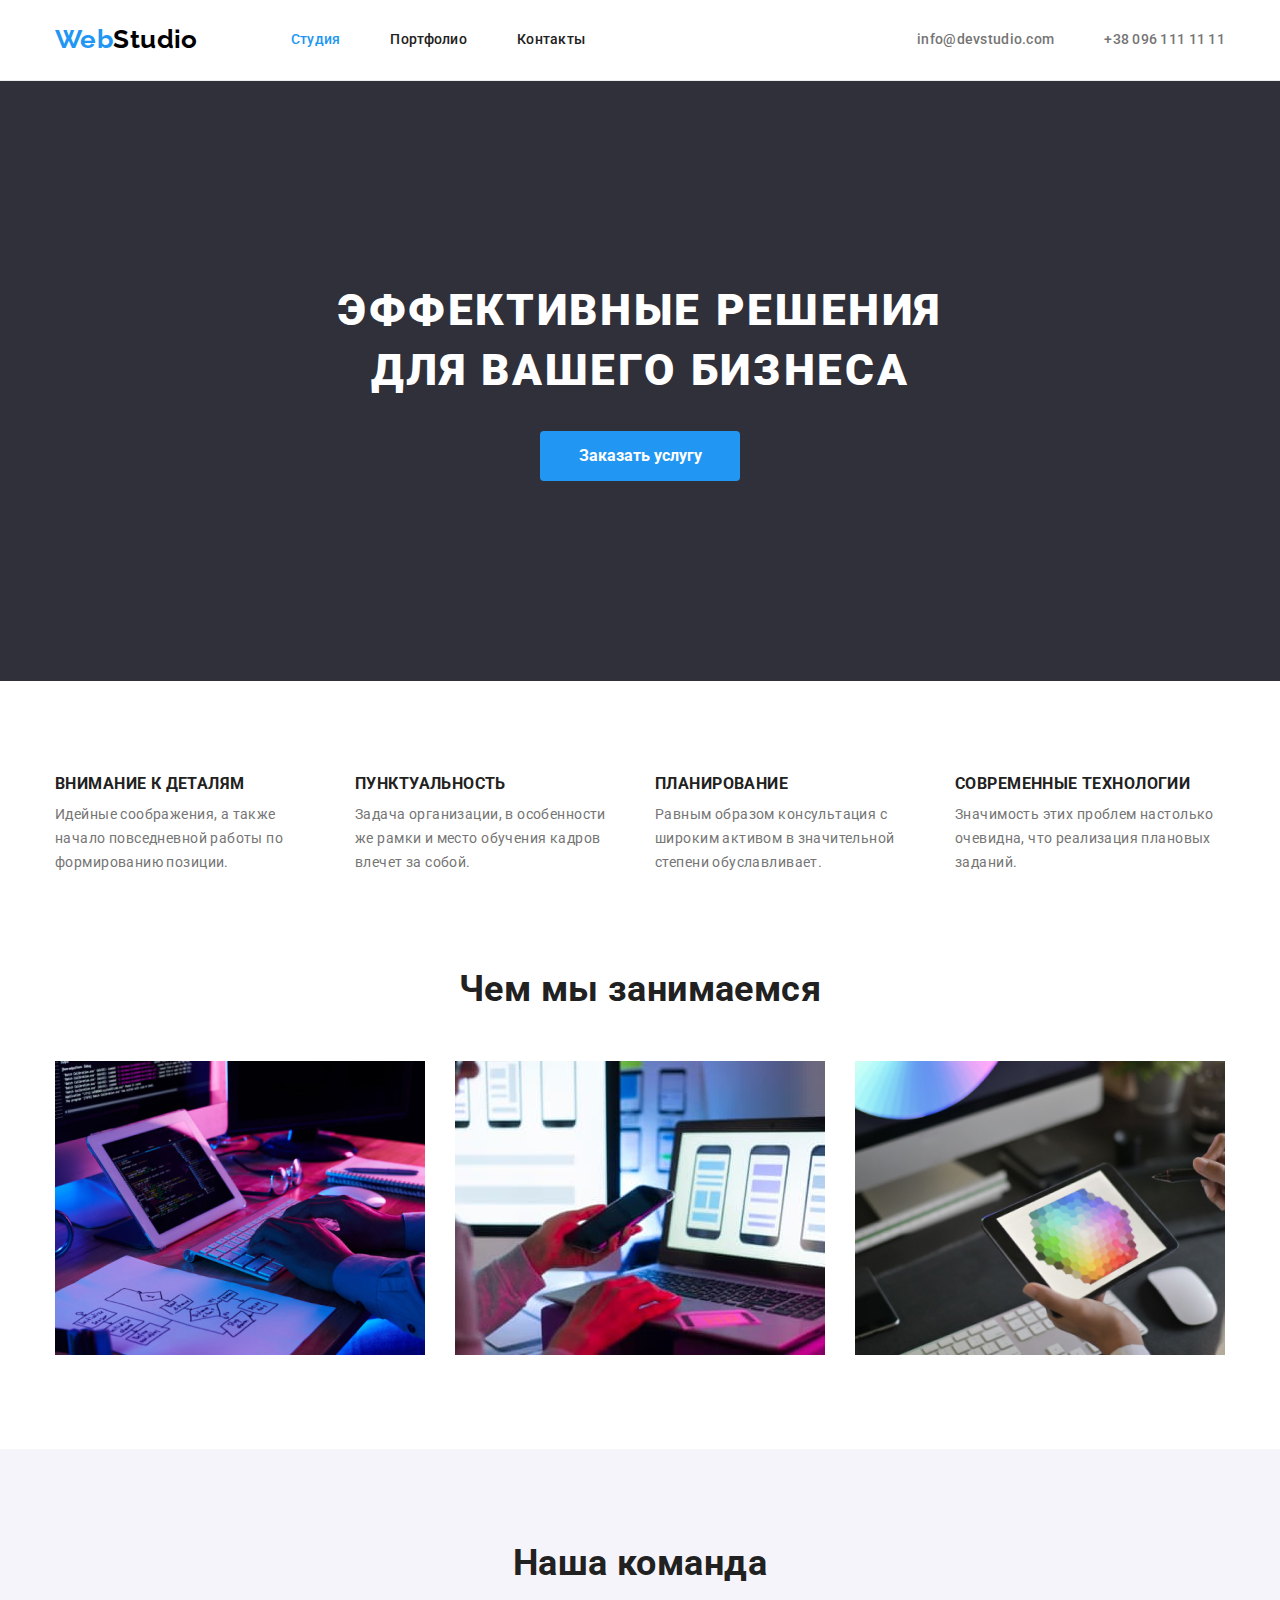
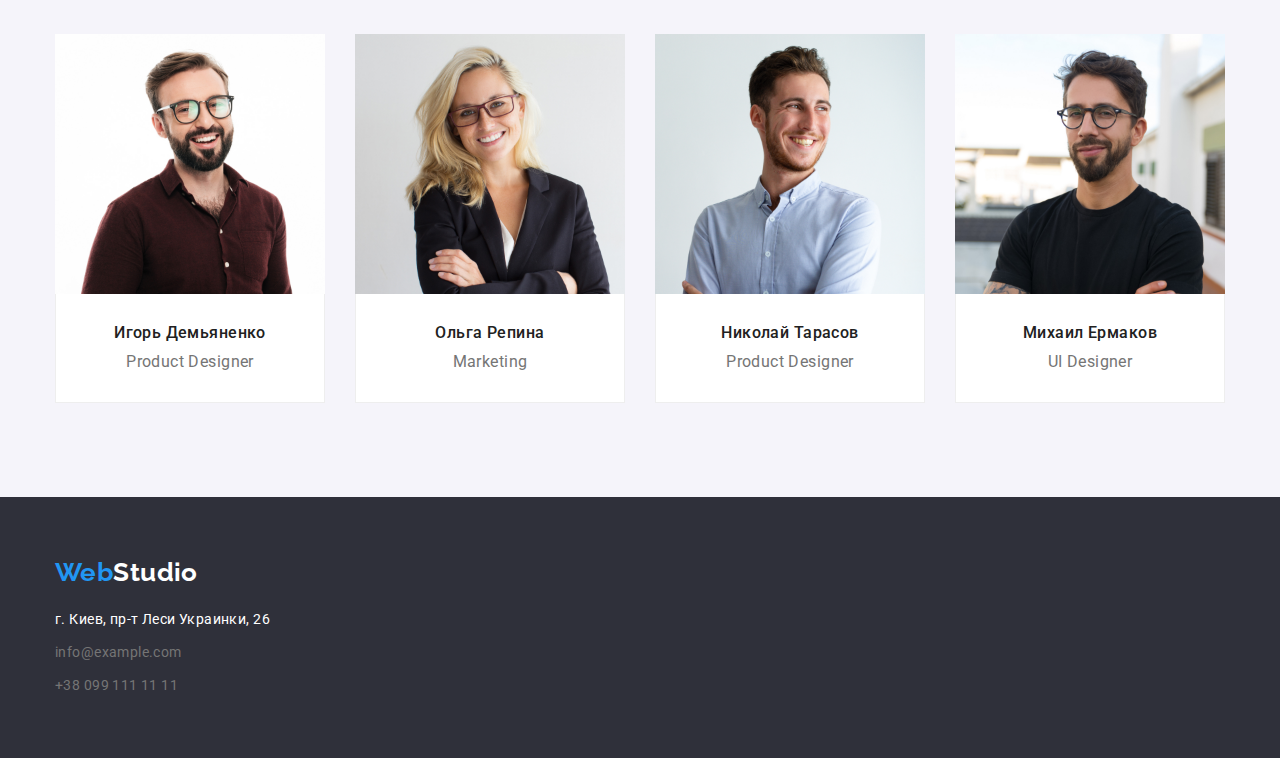
<file: index.html>
<!DOCTYPE html>
<html lang="ru">
  <head>
    <meta charset="UTF-8" />
    <meta http-equiv="X-UA-Compatible" content="IE=edge" />
    <meta name="viewport" content="width=device-width, initial-scale=1.0" />
    <title>Document</title>
    <link rel="preconnect" href="https://fonts.gstatic.com" />
    <link
      href="https://fonts.googleapis.com/css2?family=Raleway:wght@700&family=Roboto:wght@400;500;700;900&display=swap"
      rel="stylesheet"
    />
    <link
      rel="stylesheet"
      href="https://cdnjs.cloudflare.com/ajax/libs/modern-normalize/0.6.0/modern-normalize.min.css"
    />
    <link rel="stylesheet" href="./css/styles.css" />
  </head>
  <body>
    <!--Шапка сайта-->
    <header>
      <div class="container nav">
        <a href="./index.html" class="logo first"><span class="logo-accent">Web</span>Studio</a>
        <nav>
          <ul class="site-nav">
            <li class="item"><a href="" class="nav-item active">Студия</a></li>
            <li class="item"><a href="./portfolio.html" class="nav-item">Портфолио</a></li>
            <li class="item"><a href="" class="nav-item">Контакты</a></li>
          </ul>
        </nav>
        <ul class="main-header-contacts">
          <li class="item">
            <a href="mailto:info@devstudio.com" class="header-contacts">info@devstudio.com</a>
          </li>
          <li class="item">
            <a href="tel:+380961111111" class="header-contacts">+38 096 111 11 11</a>
          </li>
        </ul>
      </div>
    </header>
    <main>
      <!--Герой-->
      <section class="hero">
        <div class="container">
          <div class="hero-content">
            <h1 class="hero-title">Эффективные решения для вашего бизнеса</h1>
            <button type="button" class="button">Заказать услугу</button>
          </div>
        </div>
      </section>
      <!--Преимущества-->
      <section class="section">
        <div class="container">
          <h2 class="hidden-header">Преимущества</h2>
          <ul class="flex-item">
            <li class="benefit">
              <h3 class="title">Внимание к деталям</h3>
              <p>
                Идейные соображения, а также начало повседневной работы по формированию позиции.
              </p>
            </li>
            <li class="benefit">
              <h3 class="title">Пунктуальность</h3>
              <p>
                Задача организации, в особенности же рамки и место обучения кадров влечет за собой.
              </p>
            </li>
            <li class="benefit">
              <h3 class="title">Планирование</h3>
              <p>
                Равным образом консультация с широким активом в значительной степени обуславливает.
              </p>
            </li>
            <li class="benefit">
              <h3 class="title">Современные технологии</h3>
              <p>Значимость этих проблем настолько очевидна, что реализация плановых заданий.</p>
            </li>
          </ul>
        </div>
      </section>
      <!--Чем мы занимаемся-->
      <section class="section no-padding">
        <div class="container">
          <h2 class="section-header">Чем мы занимаемся</h2>
          <ul class="flex-item">
            <li class="work-sample">
              <img
                src="./images/website_development.jpg"
                alt="Разработка сайта"
                width="370"
                height="294"
              />
            </li>
            <li class="work-sample">
              <img
                src="./images/application_development.jpg"
                alt="Разработка приложений"
                width="370"
                height="294"
              />
            </li>
            <li class="work-sample">
              <img src="./images/design.jpg" alt="Дизайнерские решения" width="370" height="294" />
            </li>
          </ul>
        </div>
      </section>
      <!--Команда-->
      <section class="section team">
        <div class="container">
          <h2 class="section-header">Наша команда</h2>
          <ul class="flex-item">
            <li class="team-box">
              <img
                src="./images/ihor_demianenko.jpg"
                alt="Игорь Демьяненко"
                width="270"
                height="260"
              />
              <div class="team-content">
                <h3 class="team-member">Игорь Демьяненко</h3>
                <p class="position">Product Designer</p>
              </div>
            </li>
            <li class="team-box">
              <img src="./images/olha_repina.jpg" alt="Ольга Репина" width="270" height="260" />
              <div class="team-content">
                <h3 class="team-member">Ольга Репина</h3>
                <p class="position">Marketing</p>
              </div>
            </li>
            <li class="team-box">
              <img
                src="./images/nikolai_tarasov.jpg"
                alt="Николай Тарасов"
                width="270"
                height="260"
              />
              <div class="team-content">
                <h3 class="team-member">Николай Тарасов</h3>
                <p class="position">Product Designer</p>
              </div>
            </li>
            <li class="team-box">
              <img
                src="./images/michail_ermakov.jpg"
                alt="Михаил Ермаков"
                width="270"
                height="260"
              />
              <div class="team-content">
                <h3 class="team-member">Михаил Ермаков</h3>
                <p class="position">UI Designer</p>
              </div>
            </li>
          </ul>
        </div>
      </section>
    </main>
    <!--Футер-->
    <footer class="footer">
      <div class="container">
        <a href="./index.html" class="logo second"><span class="logo-accent">Web</span>Studio</a>
        <address>
          <ul class="footer-nav">
            <li class="address">г. Киев, пр-т Леси Украинки, 26</li>
            <li class="footer-link">
              <a href="mailto:info@example.com" class="footer-contacts">info@example.com</a>
            </li>
            <li class="footer-link">
              <a href="tel:+380991111111" class="footer-contacts">+38 099 111 11 11</a>
            </li>
          </ul>
        </address>
      </div>
    </footer>
  </body>
</html>
</file>
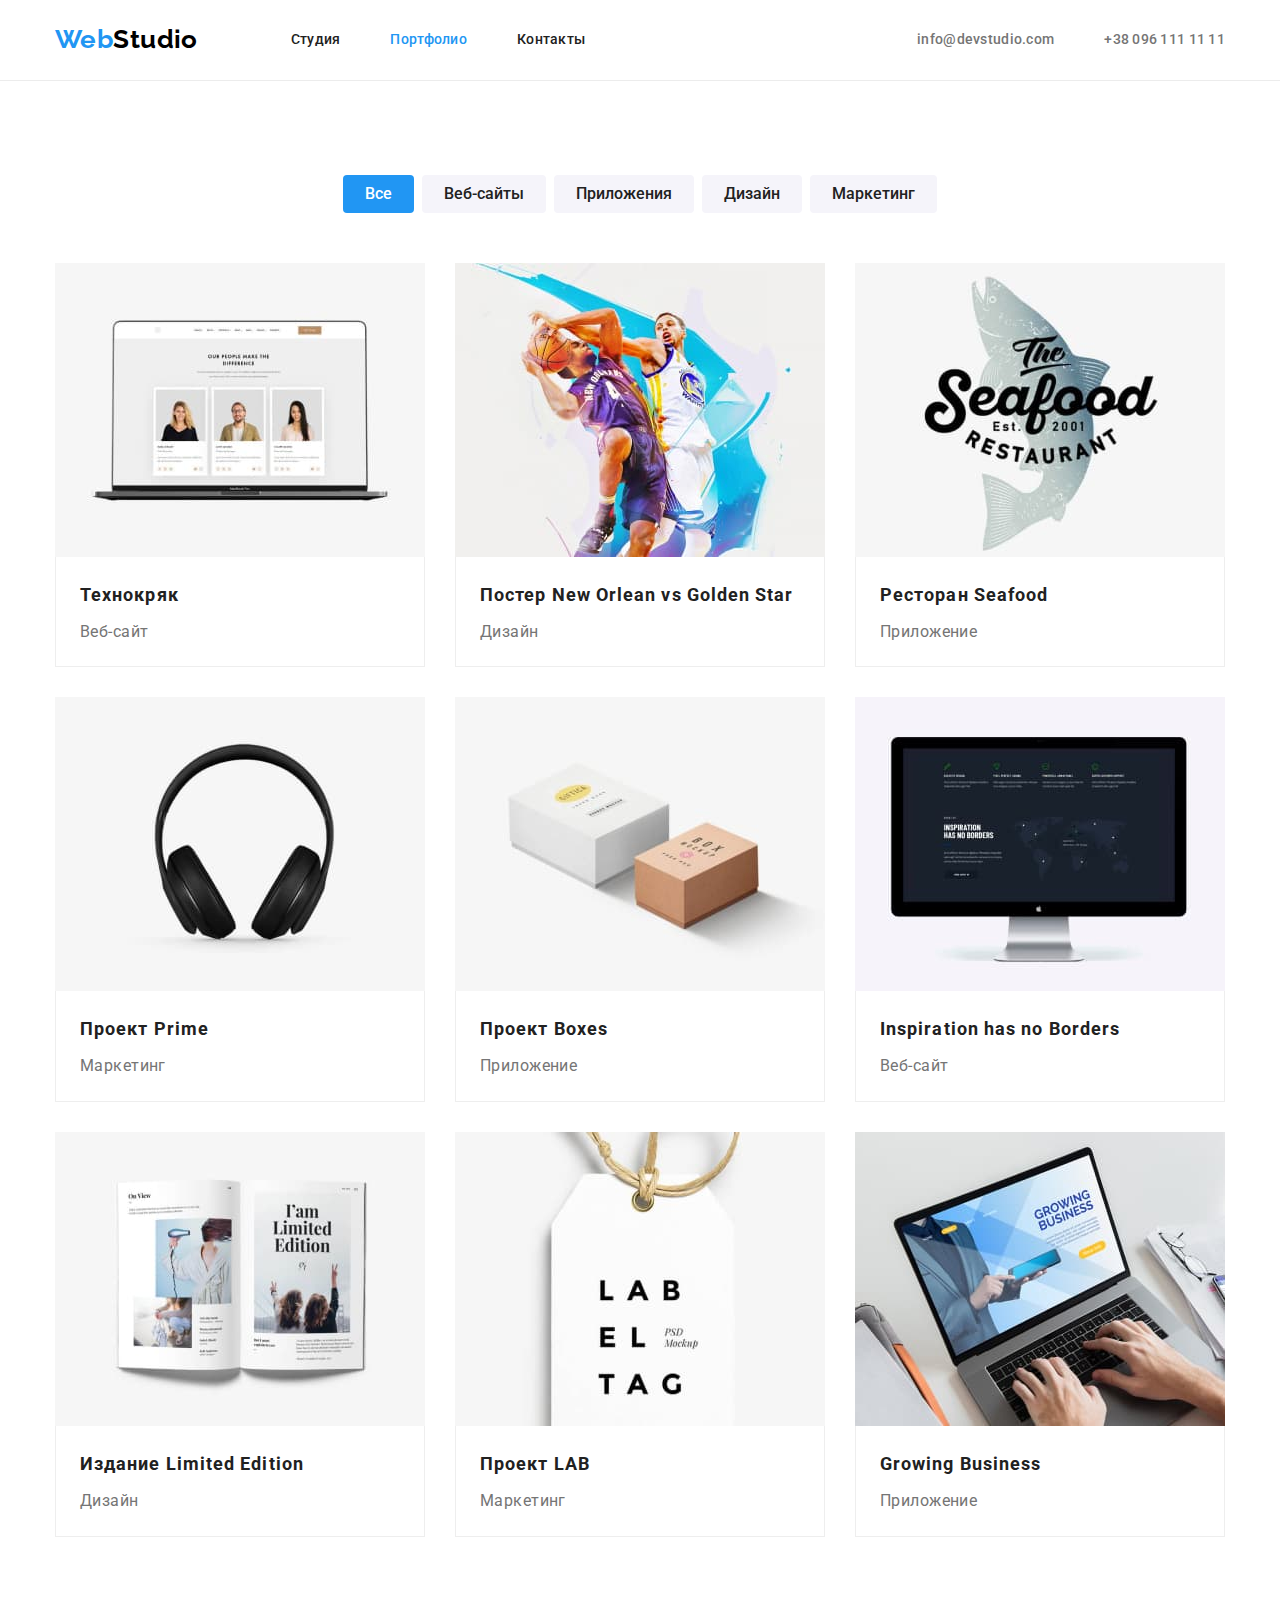
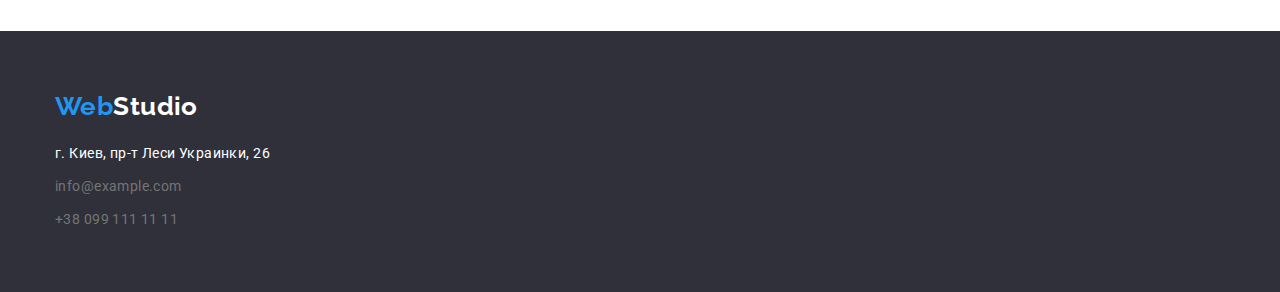
<file: portfolio.html>
<!DOCTYPE html>
<html lang="ru">
  <head>
    <meta charset="UTF-8" />
    <meta http-equiv="X-UA-Compatible" content="IE=edge" />
    <meta name="viewport" content="width=device-width, initial-scale=1.0" />
    <title>Document</title>
    <link
      href="https://fonts.googleapis.com/css2?family=Raleway:wght@700&family=Roboto:wght@400;500;700;900&display=swap"
      rel="stylesheet"
    />
    <link
      rel="stylesheet"
      href="https://cdnjs.cloudflare.com/ajax/libs/modern-normalize/0.6.0/modern-normalize.min.css"
    />
    <link rel="stylesheet" href="./css/styles.css" />
  </head>
  <body>
    <!--Шапка сайта-->
    <header>
      <div class="container nav">
        <a href="./index.html" class="logo first"><span class="logo-accent">Web</span>Studio</a>
        <nav>
          <ul class="site-nav">
            <li class="item"><a href="./index.html" class="nav-item">Студия</a></li>
            <li class="item"><a href="" class="nav-item active">Портфолио</a></li>
            <li class="item"><a href="" class="nav-item">Контакты</a></li>
          </ul>
        </nav>
        <ul class="main-header-contacts">
          <li class="item">
            <a href="mailto:info@devstudio.com" class="header-contacts">info@devstudio.com</a>
          </li>
          <li class="item">
            <a href="tel:+380961111111" class="header-contacts">+38 096 111 11 11</a>
          </li>
        </ul>
      </div>
    </header>
    <main>
      <section class="section">
        <div class="container">
          <!--Фильтр-->
          <ul class="selection">
            <li class="selection-filter"><button type="button" class="filter all">Все</button></li>
            <li class="selection-filter">
              <button type="button" class="filter">Веб-сайты</button>
            </li>
            <li class="selection-filter">
              <button type="button" class="filter">Приложения</button>
            </li>
            <li class="selection-filter"><button type="button" class="filter">Дизайн</button></li>
            <li class="selection-filter">
              <button type="button" class="filter">Маркетинг</button>
            </li>
          </ul>
          <!--Примеры работ-->
          <h1 class="hidden-header">Наши работы</h1>
          <ul class="boxes">
            <li class="portfolio-boxes">
              <img src="./images/website.jpg" alt="website" width="370" height="294" />
              <div class="box-content">
                <h2 class="portfolio-title">Технокряк</h2>
                <p class="portfolio-descr">Веб-сайт</p>
              </div>
            </li>
            <li class="portfolio-boxes">
              <img
                src="./images/poster.jpg"
                alt="poster New Orlean vs Golden Star"
                width="370"
                height="294"
              />
              <div class="box-content">
                <h2 class="portfolio-title">Постер New Orlean vs Golden Star</h2>
                <p class="portfolio-descr">Дизайн</p>
              </div>
            </li>
            <li class="portfolio-boxes">
              <img
                src="./images/seafood_application.jpg"
                alt="seafood restaurant logo"
                width="370"
                height="294"
              />
              <div class="box-content">
                <h2 class="portfolio-title">Ресторан Seafood</h2>
                <p class="portfolio-descr">Приложение</p>
              </div>
            </li>
            <li class="portfolio-boxes">
              <img src="./images/headphones.jpg" alt="headphones" width="370" height="294" />
              <div class="box-content">
                <h2 class="portfolio-title">Проект Prime</h2>
                <p class="portfolio-descr">Маркетинг</p>
              </div>
            </li>
            <li class="portfolio-boxes">
              <img src="./images/boxes.jpg" alt="boxes logo" width="370" height="294" />
              <div class="box-content">
                <h2 class="portfolio-title">Проект Boxes</h2>
                <p class="portfolio-descr">Приложение</p>
              </div>
            </li>
            <li class="portfolio-boxes">
              <img
                src="./images/inspiration_has_no_borders.jpg"
                alt="logo inspiration has no borders"
                width="370"
                height="294"
              />
              <div class="box-content">
                <h2 class="portfolio-title">Inspiration has no Borders</h2>
                <p class="portfolio-descr">Веб-сайт</p>
              </div>
            </li>
            <li class="portfolio-boxes">
              <img
                src="./images/limited_edition.jpg"
                alt="limited edition magazine"
                width="370"
                height="294"
              />
              <div class="box-content">
                <h2 class="portfolio-title">Издание Limited Edition</h2>
                <p class="portfolio-descr">Дизайн</p>
              </div>
            </li>
            <li class="portfolio-boxes">
              <img src="./images/lab_project.jpg" alt="lab project logo" width="370" height="294" />
              <div class="box-content">
                <h2 class="portfolio-title">Проект LAB</h2>
                <p class="portfolio-descr">Маркетинг</p>
              </div>
            </li>
            <li class="portfolio-boxes">
              <img
                src="./images/growing_business.jpg"
                alt="growing business website"
                width="370"
                height="294"
              />
              <div class="box-content">
                <h2 class="portfolio-title">Growing Business</h2>
                <p class="portfolio-descr">Приложение</p>
              </div>
            </li>
          </ul>
        </div>
      </section>
    </main>
    <!--Футер-->
    <footer class="footer">
      <div class="container">
        <a href="./index.html" class="logo second"><span class="logo-accent">Web</span>Studio</a>
        <address>
          <ul class="footer-nav">
            <li class="address">г. Киев, пр-т Леси Украинки, 26</li>
            <li class="footer-link">
              <a href="mailto:info@example.com" class="footer-contacts">info@example.com</a>
            </li>
            <li class="footer-link">
              <a href="tel:+380991111111" class="footer-contacts">+38 099 111 11 11</a>
            </li>
          </ul>
        </address>
      </div>
    </footer>
  </body>
</html>
</file>
<file: css/styles.css>
/* лого #000000 */
/* цвет основного текста #757575 */
/* вторичный цвет текста #212121 */
/* акцент #2196F3 */
/* цвет теста футер rgba(255, 255, 255, 0,6)*/
:root {
  --logo-text-colour: #000000;
  --main-text-colour: #757575;
  --secondary-text-colour: #212121;
  --accent-colour: #2196f3;
  --footer-text-colour: rgba(255, 255, 255, 0, 6);
  --primary-white-colour: #ffffff;
  --footer-background: #2f303a;
  --background-color: #f5f4fa;
  --shadow-color: #eeeeee;
  --header-border-color: #ececec;
}
body {
  background-color: var(--primary-white-colour);
  color: var(--main-text-colour);
  font-family: Roboto, BlinkMacSystemFont, Oxygen, Ubuntu, Cantarell, sans-serif;
  font-style: normal;
  font-weight: 400;
  font-size: 14px;
  line-height: 1.71;
  letter-spacing: 0.03em;
}
/* Утилиты */
.container {
  width: 1200px;
  padding-left: 15px;
  padding-right: 15px;

  margin-left: auto;
  margin-right: auto;
}
ul {
  list-style: none;
  padding: 0px;
  margin-top: 0px;
  margin-bottom: 0px;
}
h1,
h2,
h3,
p {
  margin-top: 0px;
  margin-bottom: 0px;
}
img {
  display: block;
}
.hidden-header {
  display: none;
}
/* Header */
header {
  border-color: var(--header-border-color);
  border-width: 0px 0px 1px 0px;
  border-style: solid;
}
.container.nav {
  display: flex;
  align-items: center;
}
.logo {
  font-family: Raleway, Arial, Helvetica, sans-serif;
  font-weight: 700;
  font-size: 26px;
  line-height: 1.19;
  text-decoration: none;
}

.logo.first {
  color: var(--logo-text-colour);
  padding-top: 24px;
  padding-bottom: 25px;
}
.logo-accent {
  color: var(--accent-colour);
}
.site-nav {
  display: flex;
  margin-left: 93px;
}
.site-nav .nav-item {
  color: var(--secondary-text-colour);

  text-decoration: none;
  font-weight: 500;
  line-height: 1.14;
  letter-spacing: 0.02em;

  display: block;
  padding-top: 32px;
  padding-bottom: 32px;
}
.site-nav .item + .item {
  margin-left: 50px;
}
.nav-item.active {
  color: var(--accent-colour);
}
.nav-item:hover,
.nav-item:focus {
  color: var(--accent-colour);
}
/* Контанкты */
.main-header-contacts {
  display: flex;
  margin-left: auto;
}
.main-header-contacts .item + .item {
  margin-left: 50px;
}
.header-contacts {
  color: var(--main-text-colour);
  text-decoration: none;
  font-weight: 500;
  line-height: 1.14px;
  letter-spacing: 0.02em;
  padding-top: 32px;
  padding-bottom: 32px;
}
.header-contacts:hover,
.header-contacts:focus {
  color: var(--accent-colour);
}
/* main section */
.section {
  padding-top: 94px;
  padding-bottom: 94px;
}

.hero {
  background-color: var(--footer-background);
  text-align: center;
  padding-top: 200px;
  padding-bottom: 200px;
}
.hero-content {
  padding-left: 237px;
  padding-right: 237px;
}
.hero-title {
  color: var(--primary-white-colour);
  font-weight: 900;
  font-size: 44px;
  line-height: 1.36;

  letter-spacing: 0.06em;
  text-transform: uppercase;

  margin-top: 0px;
  margin-bottom: 30px;
}

.button {
  display: inline-block;
  cursor: pointer;
  border: transparent;
  border-radius: 4px;
  padding: 10px 32px;
  min-width: 200px;

  color: var(--primary-white-colour);
  background-color: var(--accent-colour);

  font-family: inherit;
  font-weight: 700;
  font-size: 16px;
  line-height: 1.87;
}
/* Преимущества */
.flex-item .benefit + .benefit {
  margin-left: 30px;
}
.benefit {
  min-width: 270px;
}
/* Чем мы занимаемся */
.flex-item {
  display: flex;
}
.flex-item > .work-sample:not(:first-child),
.flex-item > .team-box:not(:first-child) {
  margin-left: 30px;
}
.section-header {
  color: var(--secondary-text-colour);
  font-weight: 700;
  font-size: 36px;
  line-height: 1.16;
  text-align: center;

  margin-bottom: 50px;
}
.title {
  color: var(--secondary-text-colour);
  font-weight: 700;
  line-height: 1.14;
  text-transform: uppercase;
  margin-bottom: 10px;
}
.section.no-padding {
  padding-top: 0px;
}

/* Команда*/

.section.team {
  background-color: var(--background-color);
}
.team-box {
  background-color: var(--primary-white-colour);
}
.team-content {
  padding-top: 30px;
  padding-bottom: 30px;
  border-color: var(--shadow-color);
  border-width: 0px 1px 1px 1px;
  border-style: solid;
}
.team-member {
  color: var(--secondary-text-colour);
  font-weight: 500;
  font-size: 16px;
  line-height: 1.18;

  margin-bottom: 10px;
  text-align: center;
}
.position {
  font-size: 16px;
  line-height: 1.18;
  text-align: center;
}
/* Footer */
.footer {
  background-color: var(--footer-background);
  padding-top: 60px;
  padding-bottom: 60px;
}
.logo.second {
  color: var(--primary-white-colour);
  display: inline-block;
  margin-bottom: 20px;
}
.address {
  color: var(--primary-white-colour);
  font-style: normal;
}

.footer-contacts {
  color: var(--footer-text-colour);
  text-decoration: none;
  font-style: normal;
  display: inline-block;
}

.footer-nav > li:not(:last-child) {
  margin-bottom: 9px;
}
.footer-contacts:hover,
.footer-contacts:focus {
  color: var(--accent-colour);
}
/* Portfolio */
.filter:hover,
.filter:focus {
  color: var(--primary-white-colour);
  background-color: var(--accent-colour);
}
.filter {
  font-family: inherit;
  font-weight: 500;
  font-size: 16px;
  line-height: 1.6;
  cursor: pointer;
  border: transparent;

  color: var(--secondary-text-colour);
  background-color: var(--background-color);
  border-radius: 4px;

  padding: 6px 22px;
}
.filter.all {
  color: var(--primary-white-colour);
  background-color: var(--accent-colour);
}
.selection {
  display: flex;
  justify-content: center;
  margin-bottom: 50px;
}
.selection .selection-filter + .selection-filter {
  margin-left: 8px;
}
.boxes {
  display: flex;
  flex-wrap: wrap;
  margin-left: -30px;
  margin-top: -30px;
}
.portfolio-boxes {
  flex-basis: calc(100% / 3 - 30px);
  margin-left: 30px;
  margin-top: 30px;
}
.box-content {
  padding: 20px 24px;
  border-color: var(--shadow-color);
  border-width: 0px 1px 1px 1px;
  border-style: solid;
}
.portfolio-title {
  color: var(--secondary-text-colour);

  font-weight: 700;
  font-size: 18px;
  line-height: 2;
  letter-spacing: 0.06em;

  margin-bottom: 4px;
}
.portfolio-descr {
  font-size: 16px;
  line-height: 1.87;
}
.box-shadow {
  border: var(--shadow-color);
}
</file>
